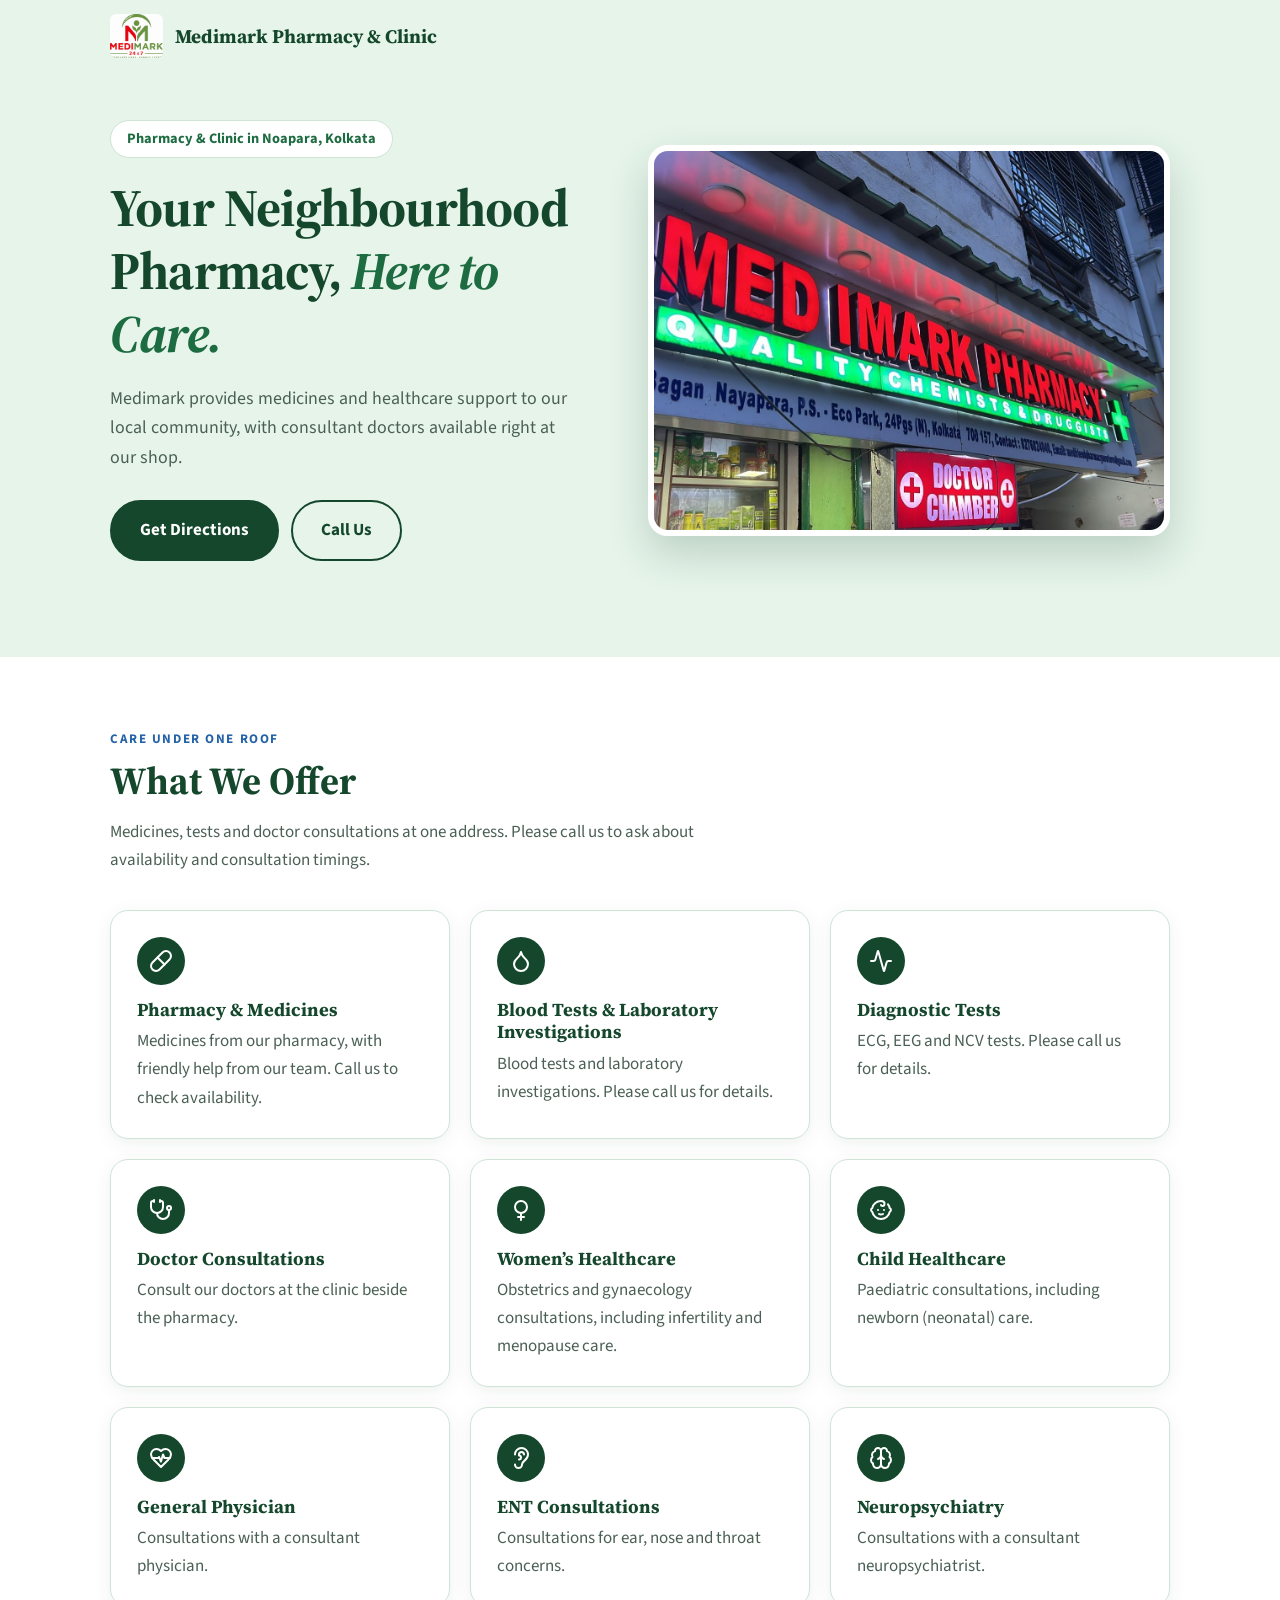
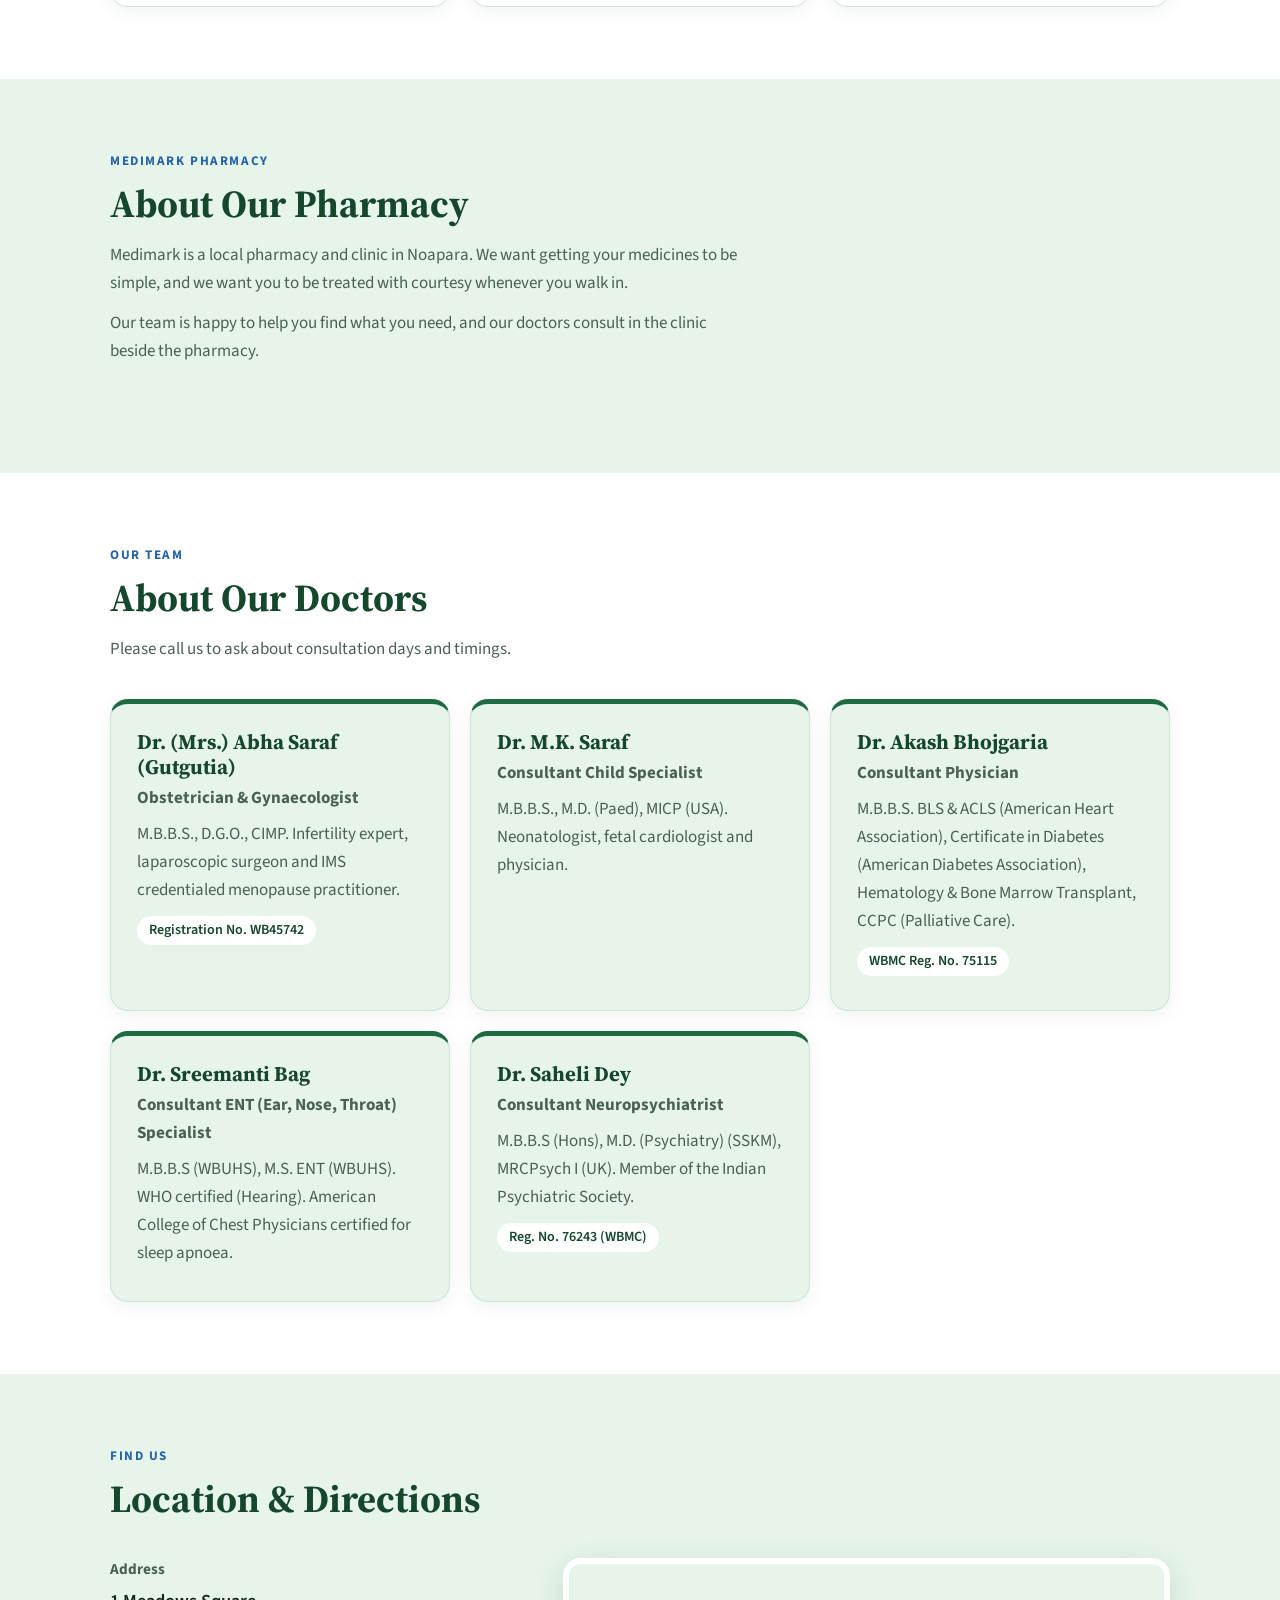
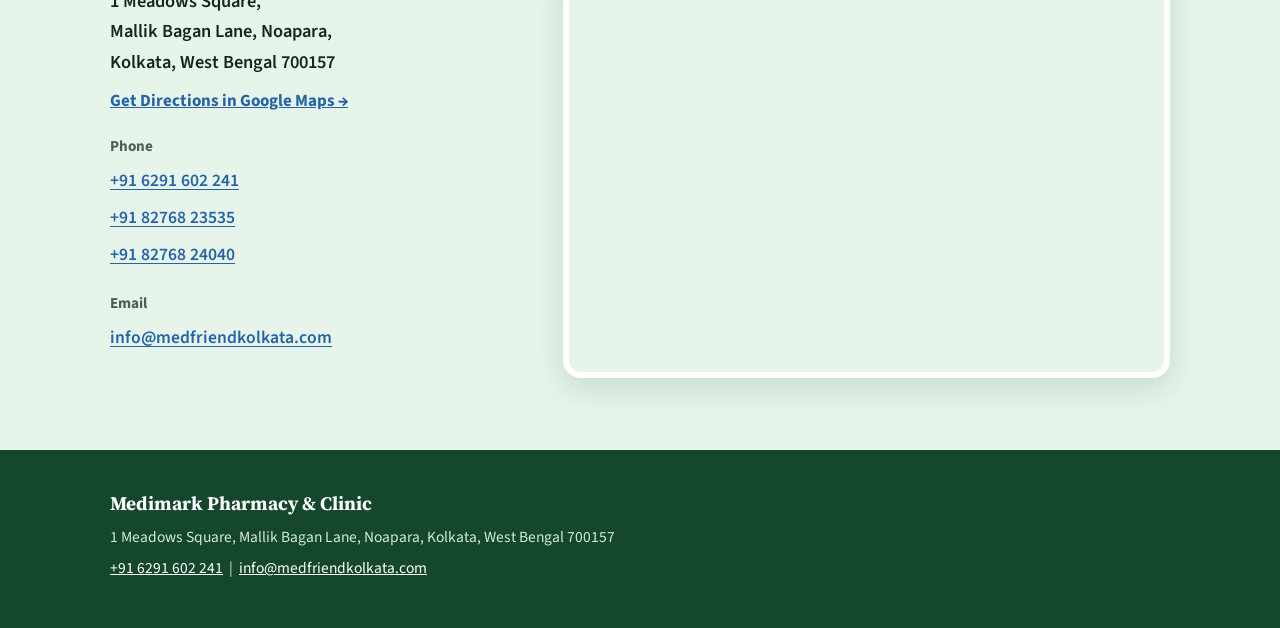
<file: index.html>
<!DOCTYPE html>
<html lang="en">
<head>
<meta charset="utf-8">
<meta name="viewport" content="width=device-width, initial-scale=1">
<title>Medimark Pharmacy &amp; Clinic | Noapara, Kolkata 700157</title>
<meta name="description" content="Medimark Pharmacy &amp; Clinic at Meadows Square, Mallik Bagan Lane, Noapara, Kolkata. Medicines, consultant doctors and friendly healthcare support for our community.">
<meta name="theme-color" content="#e6f4ea">
<meta property="og:type" content="website">
<meta property="og:title" content="Medimark Pharmacy &amp; Clinic, Noapara, Kolkata">
<meta property="og:description" content="Your neighbourhood pharmacy and clinic at Meadows Square, Mallik Bagan Lane, Noapara.">
<meta property="og:locale" content="en_IN">
<link rel="icon" type="image/png" href="favicon.png">
<link rel="preconnect" href="https://fonts.googleapis.com">
<link rel="preconnect" href="https://fonts.gstatic.com" crossorigin>
<link href="https://fonts.googleapis.com/css2?family=Source+Sans+3:wght@400;600;700&amp;family=Source+Serif+4:ital,wght@0,600;0,700;1,600&amp;display=swap" rel="stylesheet">
<link rel="stylesheet" href="style.css">
<script type="application/ld+json">
{"@context":"https://schema.org","@type":"Pharmacy","name":"Medimark Pharmacy & Clinic","telephone":"+91 6291602241","email":"info@medfriendkolkata.com","address":{"@type":"PostalAddress","streetAddress":"1 Meadows Square, Mallik Bagan Lane, Noapara","addressLocality":"Kolkata","addressRegion":"West Bengal","postalCode":"700157","addressCountry":"IN"}}
</script>
</head>
<body>
<header class="top">
  <div class="wrap">
    <a class="brand" href="#home" aria-label="Medimark Pharmacy and Clinic, home">
      <img src="logo.png" alt="Medimark logo" width="52" height="43">
      <span>Medimark Pharmacy &amp; Clinic</span>
    </a>
  </div>
</header>

<main>
  <section class="hero" id="home">
    <div class="wrap hero-grid">
      <div>
        <p class="badge">Pharmacy &amp; Clinic in Noapara, Kolkata</p>
        <h1>Your Neighbourhood Pharmacy, <em>Here to Care.</em></h1>
        <p class="sub">Medimark provides medicines and healthcare support to our local community, with consultant doctors available right at our shop.</p>
        <div class="ctas">
          <a class="btn primary" href="https://www.google.com/maps/dir/?api=1&amp;destination=1+Meadows+Square+Mallik+Bagan+Lane+Noapara+Kolkata+West+Bengal+700157" target="_blank" rel="noopener">Get Directions</a>
          <a class="btn secondary" href="tel:+916291602241">Call Us</a>
        </div>
      </div>
      <figure class="visual">
        <img src="storefront.jpg" alt="Medimark Pharmacy storefront on Mallik Bagan Lane, with the illuminated sign and a Doctor Chamber board" width="1600" height="900" fetchpriority="high">
      </figure>
    </div>
  </section>

  <section class="sec white" id="offer" aria-labelledby="offer-h">
    <div class="wrap">
      <header class="sec-head">
        <p class="eyebrow">Care Under One Roof</p>
        <h2 id="offer-h">What We Offer</h2>
        <p>Medicines, tests and doctor consultations at one address. Please call us to ask about availability and consultation timings.</p>
      </header>
      <div class="grid three">
        <article class="card svc"><span class="ico"><svg viewBox="0 0 24 24" aria-hidden="true" focusable="false"><path d="m10.5 20.5 10-10a4.95 4.95 0 1 0-7-7l-10 10a4.95 4.95 0 1 0 7 7Z"/><path d="m8.5 8.5 7 7"/></svg></span><h3>Pharmacy &amp; Medicines</h3><p>Medicines from our pharmacy, with friendly help from our team. Call us to check availability.</p></article>
        <article class="card svc"><span class="ico"><svg viewBox="0 0 24 24" aria-hidden="true" focusable="false"><path d="M12 22a7 7 0 0 0 7-7c0-2-1-3.9-3-5.5s-3.5-4-4-6.5c-.5 2.5-2 4.9-4 6.5C6 11.1 5 13 5 15a7 7 0 0 0 7 7z"/></svg></span><h3>Blood Tests &amp; Laboratory Investigations</h3><p>Blood tests and laboratory investigations. Please call us for details.</p></article>
        <article class="card svc"><span class="ico"><svg viewBox="0 0 24 24" aria-hidden="true" focusable="false"><path d="M22 12h-2.48a2 2 0 0 0-1.93 1.46l-2.35 8.36a.25.25 0 0 1-.48 0L9.24 2.18a.25.25 0 0 0-.48 0l-2.35 8.36A2 2 0 0 1 4.49 12H2"/></svg></span><h3>Diagnostic Tests</h3><p>ECG, EEG and NCV tests. Please call us for details.</p></article>
        <article class="card svc"><span class="ico"><svg viewBox="0 0 24 24" aria-hidden="true" focusable="false"><path d="M11 2v2"/><path d="M5 2v2"/><path d="M5 3H4a2 2 0 0 0-2 2v4a6 6 0 0 0 12 0V5a2 2 0 0 0-2-2h-1"/><path d="M8 15a6 6 0 0 0 12 0v-3"/><circle cx="20" cy="10" r="2"/></svg></span><h3>Doctor Consultations</h3><p>Consult our doctors at the clinic beside the pharmacy.</p></article>
        <article class="card svc"><span class="ico"><svg viewBox="0 0 24 24" aria-hidden="true" focusable="false"><circle cx="12" cy="9" r="6"/><path d="M12 15v7"/><path d="M9 19h6"/></svg></span><h3>Women&rsquo;s Healthcare</h3><p>Obstetrics and gynaecology consultations, including infertility and menopause care.</p></article>
        <article class="card svc"><span class="ico"><svg viewBox="0 0 24 24" aria-hidden="true" focusable="false"><path d="M9 12h.01"/><path d="M15 12h.01"/><path d="M10 16c.5.3 1.2.5 2 .5s1.5-.2 2-.5"/><path d="M19 6.3a9 9 0 0 1 1.8 3.9 2 2 0 0 1 0 3.6 9 9 0 0 1-17.6 0 2 2 0 0 1 0-3.6A9 9 0 0 1 12 3c2 0 3.5 1.1 3.5 2.5s-.9 2.5-2 2.5c-.8 0-1.5-.4-1.5-1"/></svg></span><h3>Child Healthcare</h3><p>Paediatric consultations, including newborn (neonatal) care.</p></article>
        <article class="card svc"><span class="ico"><svg viewBox="0 0 24 24" aria-hidden="true" focusable="false"><path d="M19 14c1.49-1.46 3-3.21 3-5.5A5.5 5.5 0 0 0 16.5 3c-1.76 0-3 .5-4.5 2-1.5-1.5-2.74-2-4.5-2A5.5 5.5 0 0 0 2 8.5c0 2.3 1.5 4.05 3 5.5l7 7Z"/><path d="M3.22 12H9.5l.5-1 2 4.5 2-7 1.5 3.5h5.27"/></svg></span><h3>General Physician</h3><p>Consultations with a consultant physician.</p></article>
        <article class="card svc"><span class="ico"><svg viewBox="0 0 24 24" aria-hidden="true" focusable="false"><path d="M6 8.5a6.5 6.5 0 1 1 13 0c0 6-6 6-6 10a3.5 3.5 0 1 1-7 0"/><path d="M15 8.5a2.5 2.5 0 0 0-5 0v1a2 2 0 1 1 0 4"/></svg></span><h3>ENT Consultations</h3><p>Consultations for ear, nose and throat concerns.</p></article>
        <article class="card svc"><span class="ico"><svg viewBox="0 0 24 24" aria-hidden="true" focusable="false"><path d="M12 5a3 3 0 1 0-5.997.125 4 4 0 0 0-2.526 5.77 4 4 0 0 0 .556 6.588A4 4 0 1 0 12 18Z"/><path d="M12 5a3 3 0 1 1 5.997.125 4 4 0 0 1 2.526 5.77 4 4 0 0 1-.556 6.588A4 4 0 1 1 12 18Z"/><path d="M15 13a4.5 4.5 0 0 1-3-4 4.5 4.5 0 0 1-3 4"/></svg></span><h3>Neuropsychiatry</h3><p>Consultations with a consultant neuropsychiatrist.</p></article>
      </div>
    </div>
  </section>

  <section class="sec" id="about" aria-labelledby="about-h">
    <div class="wrap">
      <header class="sec-head">
        <p class="eyebrow">Medimark Pharmacy</p>
        <h2 id="about-h">About Our Pharmacy</h2>
        <p>Medimark is a local pharmacy and clinic in Noapara. We want getting your medicines to be simple, and we want you to be treated with courtesy whenever you walk in.</p>
        <p>Our team is happy to help you find what you need, and our doctors consult in the clinic beside the pharmacy.</p>
      </header>
    </div>
  </section>

  <section class="sec white" id="doctors" aria-labelledby="doctors-h">
    <div class="wrap">
      <header class="sec-head">
        <p class="eyebrow">Our Team</p>
        <h2 id="doctors-h">About Our Doctors</h2>
        <p>Please call us to ask about consultation days and timings.</p>
      </header>
      <div class="grid three">
        <article class="card doc">
          <h3>Dr. (Mrs.) Abha Saraf (Gutgutia)</h3>
          <p class="spec">Obstetrician &amp; Gynaecologist</p>
          <p>M.B.B.S., D.G.O., CIMP. Infertility expert, laparoscopic surgeon and IMS credentialed menopause practitioner.</p>
          <p class="reg">Registration No. WB45742</p>
        </article>
        <article class="card doc">
          <h3>Dr. M.K. Saraf</h3>
          <p class="spec">Consultant Child Specialist</p>
          <p>M.B.B.S., M.D. (Paed), MICP (USA). Neonatologist, fetal cardiologist and physician.</p>
        </article>
        <article class="card doc">
          <h3>Dr. Akash Bhojgaria</h3>
          <p class="spec">Consultant Physician</p>
          <p>M.B.B.S. BLS &amp; ACLS (American Heart Association), Certificate in Diabetes (American Diabetes Association), Hematology &amp; Bone Marrow Transplant, CCPC (Palliative Care).</p>
          <p class="reg">WBMC Reg. No. 75115</p>
        </article>
        <article class="card doc">
          <h3>Dr. Sreemanti Bag</h3>
          <p class="spec">Consultant ENT (Ear, Nose, Throat) Specialist</p>
          <p>M.B.B.S (WBUHS), M.S. ENT (WBUHS). WHO certified (Hearing). American College of Chest Physicians certified for sleep apnoea.</p>
        </article>
        <article class="card doc">
          <h3>Dr. Saheli Dey</h3>
          <p class="spec">Consultant Neuropsychiatrist</p>
          <p>M.B.B.S (Hons), M.D. (Psychiatry) (SSKM), MRCPsych I (UK). Member of the Indian Psychiatric Society.</p>
          <p class="reg">Reg. No. 76243 (WBMC)</p>
        </article>
      </div>
    </div>
  </section>

  <section class="sec" id="location" aria-labelledby="loc-h">
    <div class="wrap">
      <header class="sec-head">
        <p class="eyebrow">Find Us</p>
        <h2 id="loc-h">Location &amp; Directions</h2>
      </header>
      <div class="loc">
        <div class="details">
          <h3>Address</h3>
          <address>1 Meadows Square,<br>Mallik Bagan Lane, Noapara,<br>Kolkata, West Bengal 700157</address>
          <p class="dirlink"><a href="https://www.google.com/maps/dir/?api=1&amp;destination=1+Meadows+Square+Mallik+Bagan+Lane+Noapara+Kolkata+West+Bengal+700157" target="_blank" rel="noopener">Get Directions in Google Maps &rarr;</a></p>
          <h3>Phone</h3>
          <p class="links"><a href="tel:+916291602241">+91 6291 602 241</a><a href="tel:+918276823535">+91 82768 23535</a><a href="tel:+918276824040">+91 82768 24040</a></p>
          <h3>Email</h3>
          <p class="links"><a href="mailto:info@medfriendkolkata.com">info@medfriendkolkata.com</a></p>
        </div>
        <div class="map">
          <iframe title="Map showing Medimark Pharmacy &amp; Clinic, Meadows Square, Noapara, Kolkata" src="https://www.google.com/maps?q=1+Meadows+Square,+Mallik+Bagan+Lane,+Noapara,+Kolkata,+West+Bengal+700157&amp;z=17&amp;output=embed" loading="lazy" referrerpolicy="no-referrer-when-downgrade" allowfullscreen></iframe>
        </div>
      </div>
    </div>
  </section>
</main>

<footer class="foot">
  <div class="wrap">
    <strong>Medimark Pharmacy &amp; Clinic</strong>
    <p>1 Meadows Square, Mallik Bagan Lane, Noapara, Kolkata, West Bengal 700157</p>
    <p><a href="tel:+916291602241">+91 6291 602 241</a> &nbsp;|&nbsp; <a href="mailto:info@medfriendkolkata.com">info@medfriendkolkata.com</a></p>
  </div>
</footer>
</body>
</html>
</file>
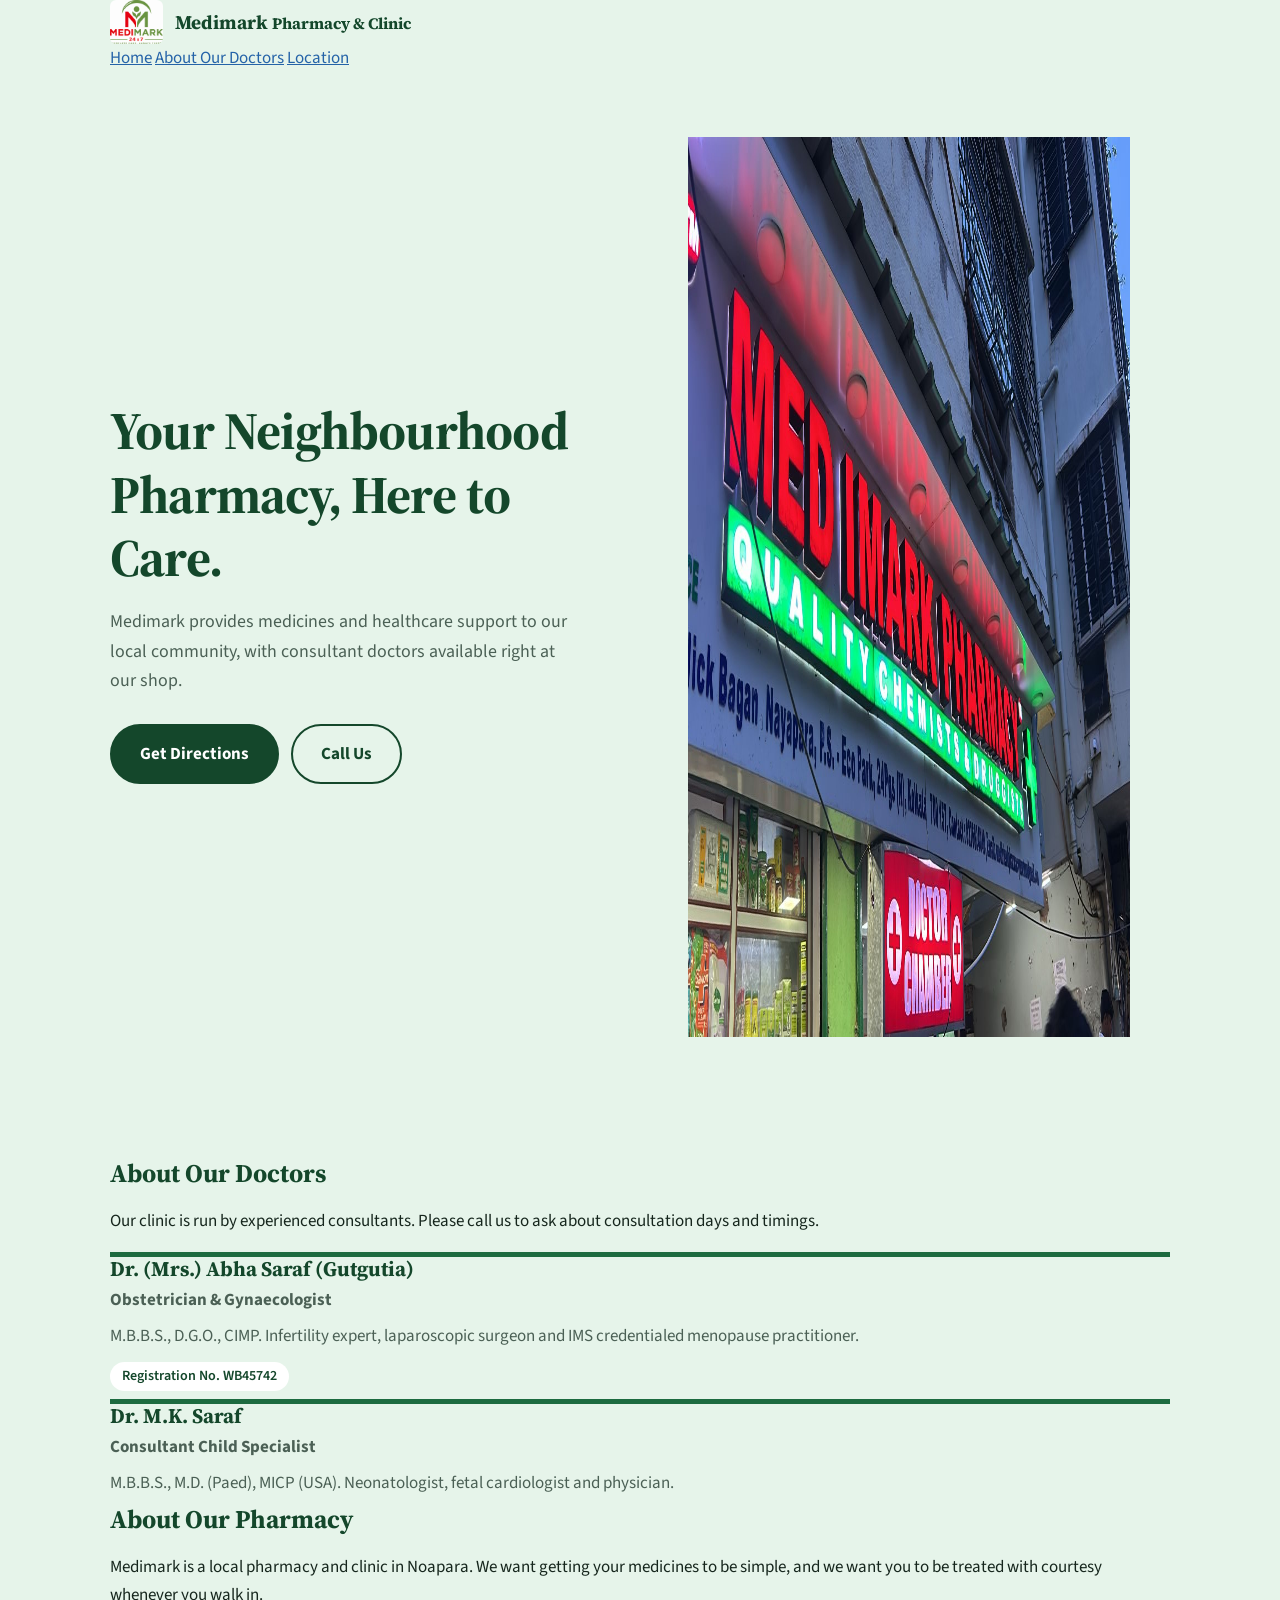
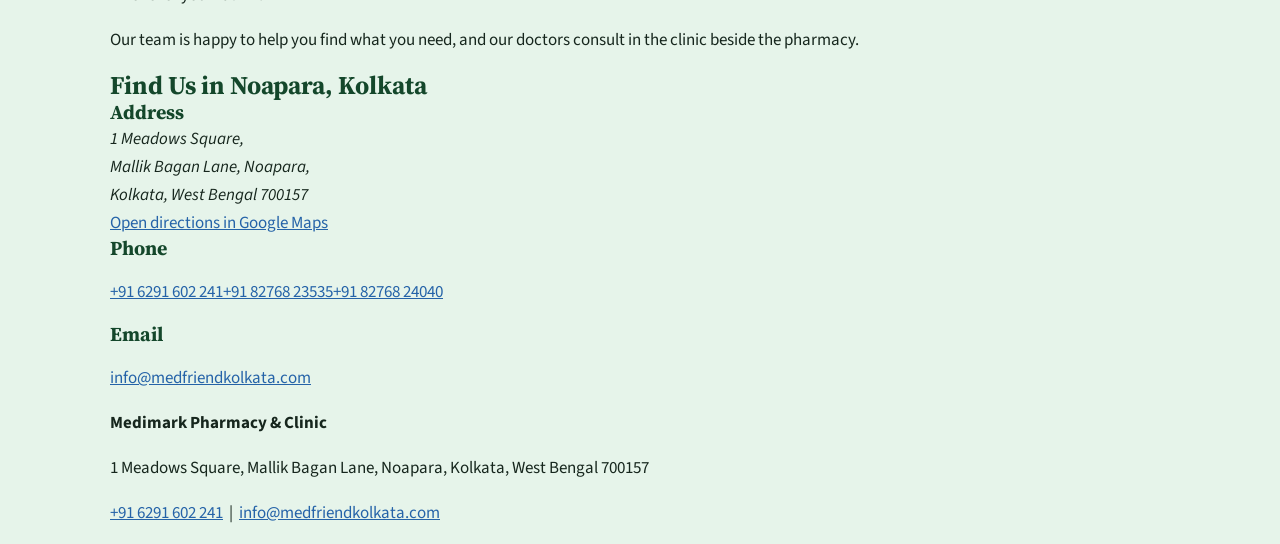
<file: index (7).html>
<!DOCTYPE html>
<html lang="en">
<head>
<meta charset="utf-8">
<meta name="viewport" content="width=device-width, initial-scale=1">
<title>Medimark Pharmacy &amp; Clinic | Noapara, Kolkata 700157</title>
<meta name="description" content="Medimark Pharmacy &amp; Clinic at Meadows Square, Mallik Bagan Lane, Noapara, Kolkata. Medicines, consultant doctors and friendly healthcare support for our community.">
<meta name="theme-color" content="#e6f4ea">
<meta property="og:type" content="website">
<meta property="og:title" content="Medimark Pharmacy &amp; Clinic, Noapara, Kolkata">
<meta property="og:description" content="Your neighbourhood pharmacy and clinic at Meadows Square, Mallik Bagan Lane, Noapara.">
<meta property="og:locale" content="en_IN">
<link rel="icon" type="image/png" href="favicon.png">
<link rel="preconnect" href="https://fonts.googleapis.com">
<link rel="preconnect" href="https://fonts.gstatic.com" crossorigin>
<link href="https://fonts.googleapis.com/css2?family=Source+Sans+3:wght@400;600;700&amp;family=Source+Serif+4:wght@600;700&amp;display=swap" rel="stylesheet">
<link rel="stylesheet" href="style.css">
<script type="application/ld+json">
{"@context":"https://schema.org","@type":"Pharmacy","name":"Medimark Pharmacy & Clinic","telephone":"+91 6291602241","email":"info@medfriendkolkata.com","address":{"@type":"PostalAddress","streetAddress":"1 Meadows Square, Mallik Bagan Lane, Noapara","addressLocality":"Kolkata","addressRegion":"West Bengal","postalCode":"700157","addressCountry":"IN"}}
</script>
</head>
<body>
<header class="site-header">
  <div class="wrap bar">
    <a class="brand" href="#home" aria-label="Medimark Pharmacy and Clinic, home">
      <img src="logo.png" alt="Medimark logo" width="56" height="46">
      <span>Medimark <small>Pharmacy &amp; Clinic</small></span>
    </a>
    <nav aria-label="Main">
      <a href="#home">Home</a>
      <a href="#doctors">About Our Doctors</a>
      <a href="#location">Location</a>
    </nav>
  </div>
</header>

<main>
  <section class="hero" id="home">
    <div class="wrap hero-grid">
      <div>
        <h1>Your Neighbourhood Pharmacy, Here to Care.</h1>
        <p class="sub">Medimark provides medicines and healthcare support to our local community, with consultant doctors available right at our shop.</p>
        <div class="ctas">
          <a class="btn primary" href="https://www.google.com/maps/dir/?api=1&amp;destination=Medimark+Pharmacy+Meadows+Square+Mallik+Bagan+Lane+Noapara+Kolkata+700157" target="_blank" rel="noopener">Get Directions</a>
          <a class="btn secondary" href="tel:+916291602241">Call Us</a>
        </div>
      </div>
      <figure class="hero-photo">
        <img src="storefront.jpg" alt="Medimark Pharmacy storefront on Mallik Bagan Lane, with the illuminated sign and a Doctor Chamber board" width="1600" height="900" fetchpriority="high">
      </figure>
    </div>
  </section>

  <section class="doctors" id="doctors" aria-labelledby="doctors-h">
    <div class="wrap">
      <h2 id="doctors-h">About Our Doctors</h2>
      <p class="lead">Our clinic is run by experienced consultants. Please call us to ask about consultation days and timings.</p>
      <div class="doc-grid">
        <article class="doc">
          <h3>Dr. (Mrs.) Abha Saraf (Gutgutia)</h3>
          <p class="spec">Obstetrician &amp; Gynaecologist</p>
          <p>M.B.B.S., D.G.O., CIMP. Infertility expert, laparoscopic surgeon and IMS credentialed menopause practitioner.</p>
          <p class="reg">Registration No. WB45742</p>
        </article>
        <article class="doc">
          <h3>Dr. M.K. Saraf</h3>
          <p class="spec">Consultant Child Specialist</p>
          <p>M.B.B.S., M.D. (Paed), MICP (USA). Neonatologist, fetal cardiologist and physician.</p>
        </article>
      </div>
    </div>
  </section>

  <section class="about" id="about" aria-labelledby="about-h">
    <div class="wrap about-grid">
      <h2 id="about-h">About Our Pharmacy</h2>
      <div>
        <p>Medimark is a local pharmacy and clinic in Noapara. We want getting your medicines to be simple, and we want you to be treated with courtesy whenever you walk in.</p>
        <p>Our team is happy to help you find what you need, and our doctors consult in the clinic beside the pharmacy.</p>
      </div>
    </div>
  </section>

  <section class="location" id="location" aria-labelledby="loc-h">
    <div class="wrap">
      <h2 id="loc-h">Find Us in Noapara, Kolkata</h2>
      <div class="loc-grid">
        <div>
          <h3>Address</h3>
          <address>1 Meadows Square,<br>Mallik Bagan Lane, Noapara,<br>Kolkata, West Bengal 700157</address>
          <a class="maplink" href="https://www.google.com/maps/dir/?api=1&amp;destination=Medimark+Pharmacy+Meadows+Square+Mallik+Bagan+Lane+Noapara+Kolkata+700157" target="_blank" rel="noopener">Open directions in Google Maps</a>
        </div>
        <div>
          <h3>Phone</h3>
          <p class="contact"><a href="tel:+916291602241">+91 6291 602 241</a><a href="tel:+918276823535">+91 82768 23535</a><a href="tel:+918276824040">+91 82768 24040</a></p>
        </div>
        <div>
          <h3>Email</h3>
          <p class="contact"><a href="mailto:info@medfriendkolkata.com">info@medfriendkolkata.com</a></p>
        </div>
      </div>
    </div>
  </section>
</main>

<footer class="site-footer">
  <div class="wrap">
    <strong>Medimark Pharmacy &amp; Clinic</strong>
    <p>1 Meadows Square, Mallik Bagan Lane, Noapara, Kolkata, West Bengal 700157</p>
    <p><a href="tel:+916291602241">+91 6291 602 241</a> &nbsp;|&nbsp; <a href="mailto:info@medfriendkolkata.com">info@medfriendkolkata.com</a></p>
  </div>
</footer>
</body>
</html>
</file>
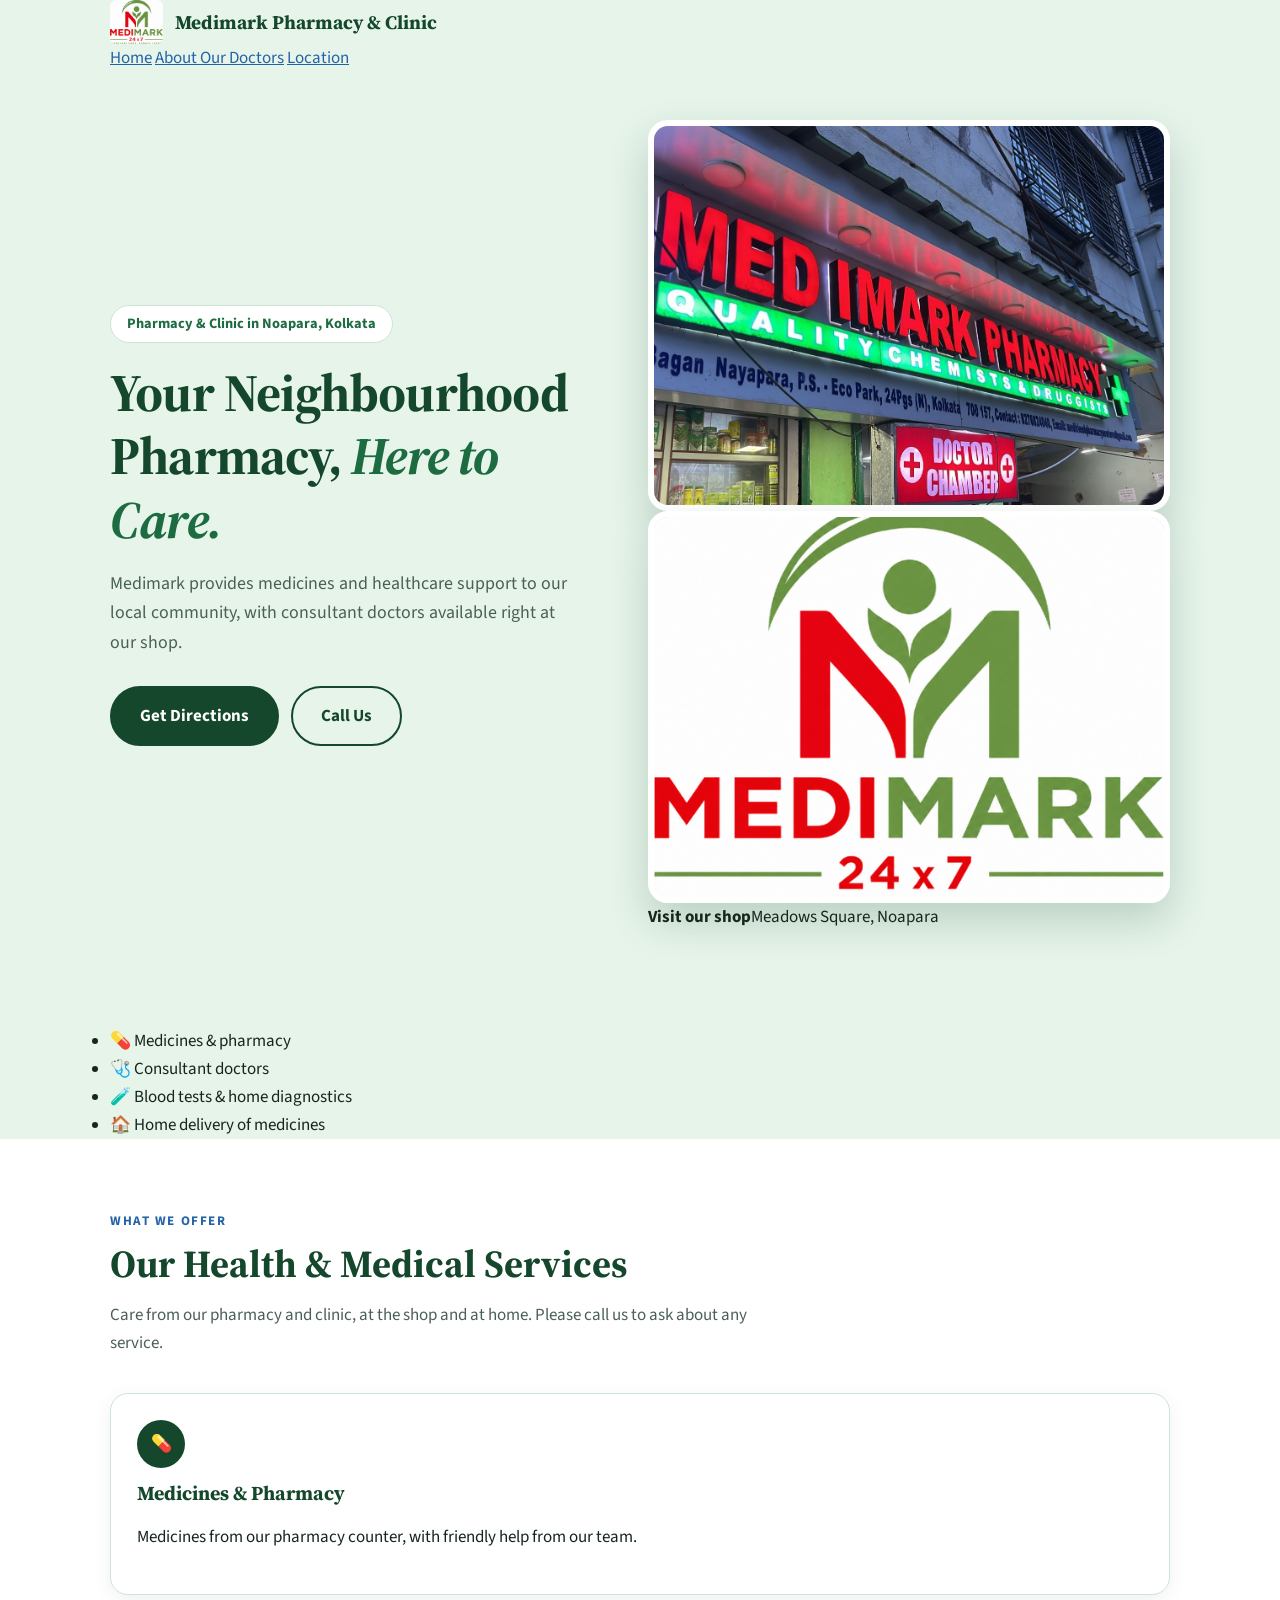
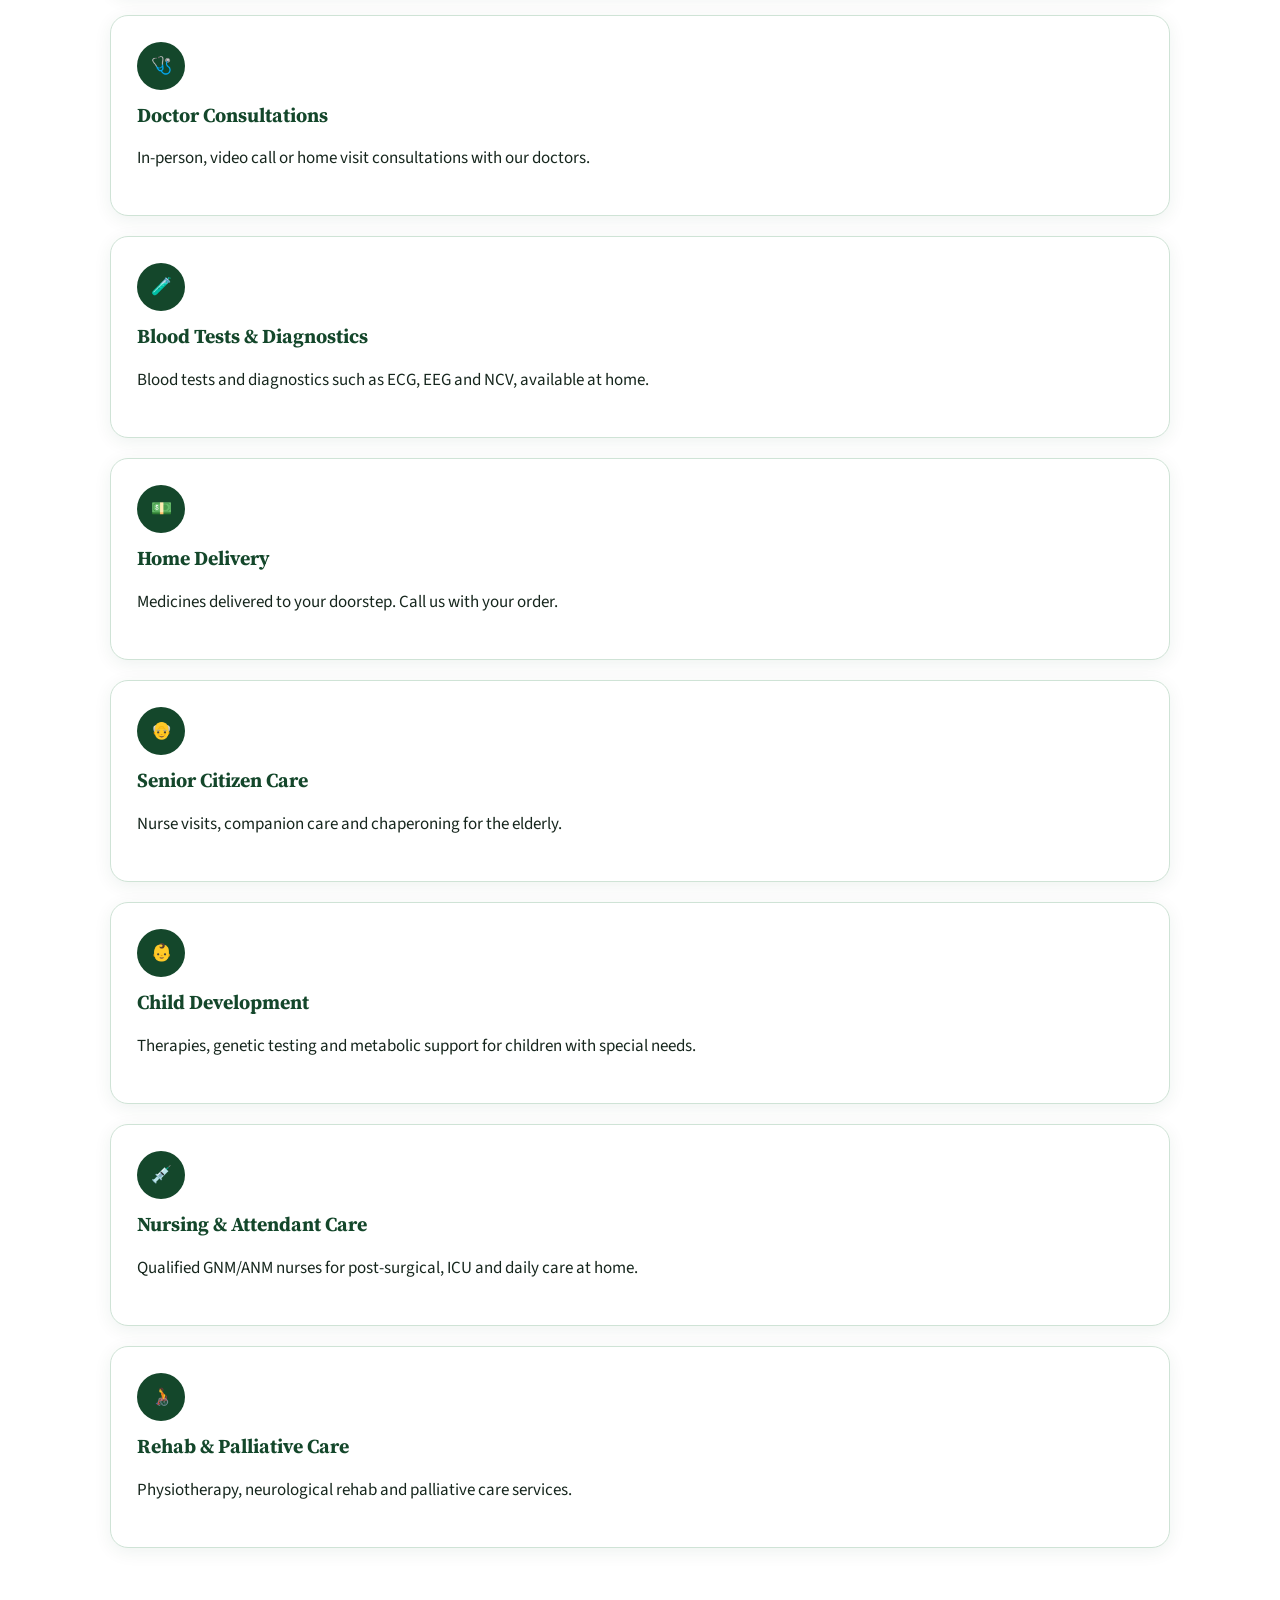
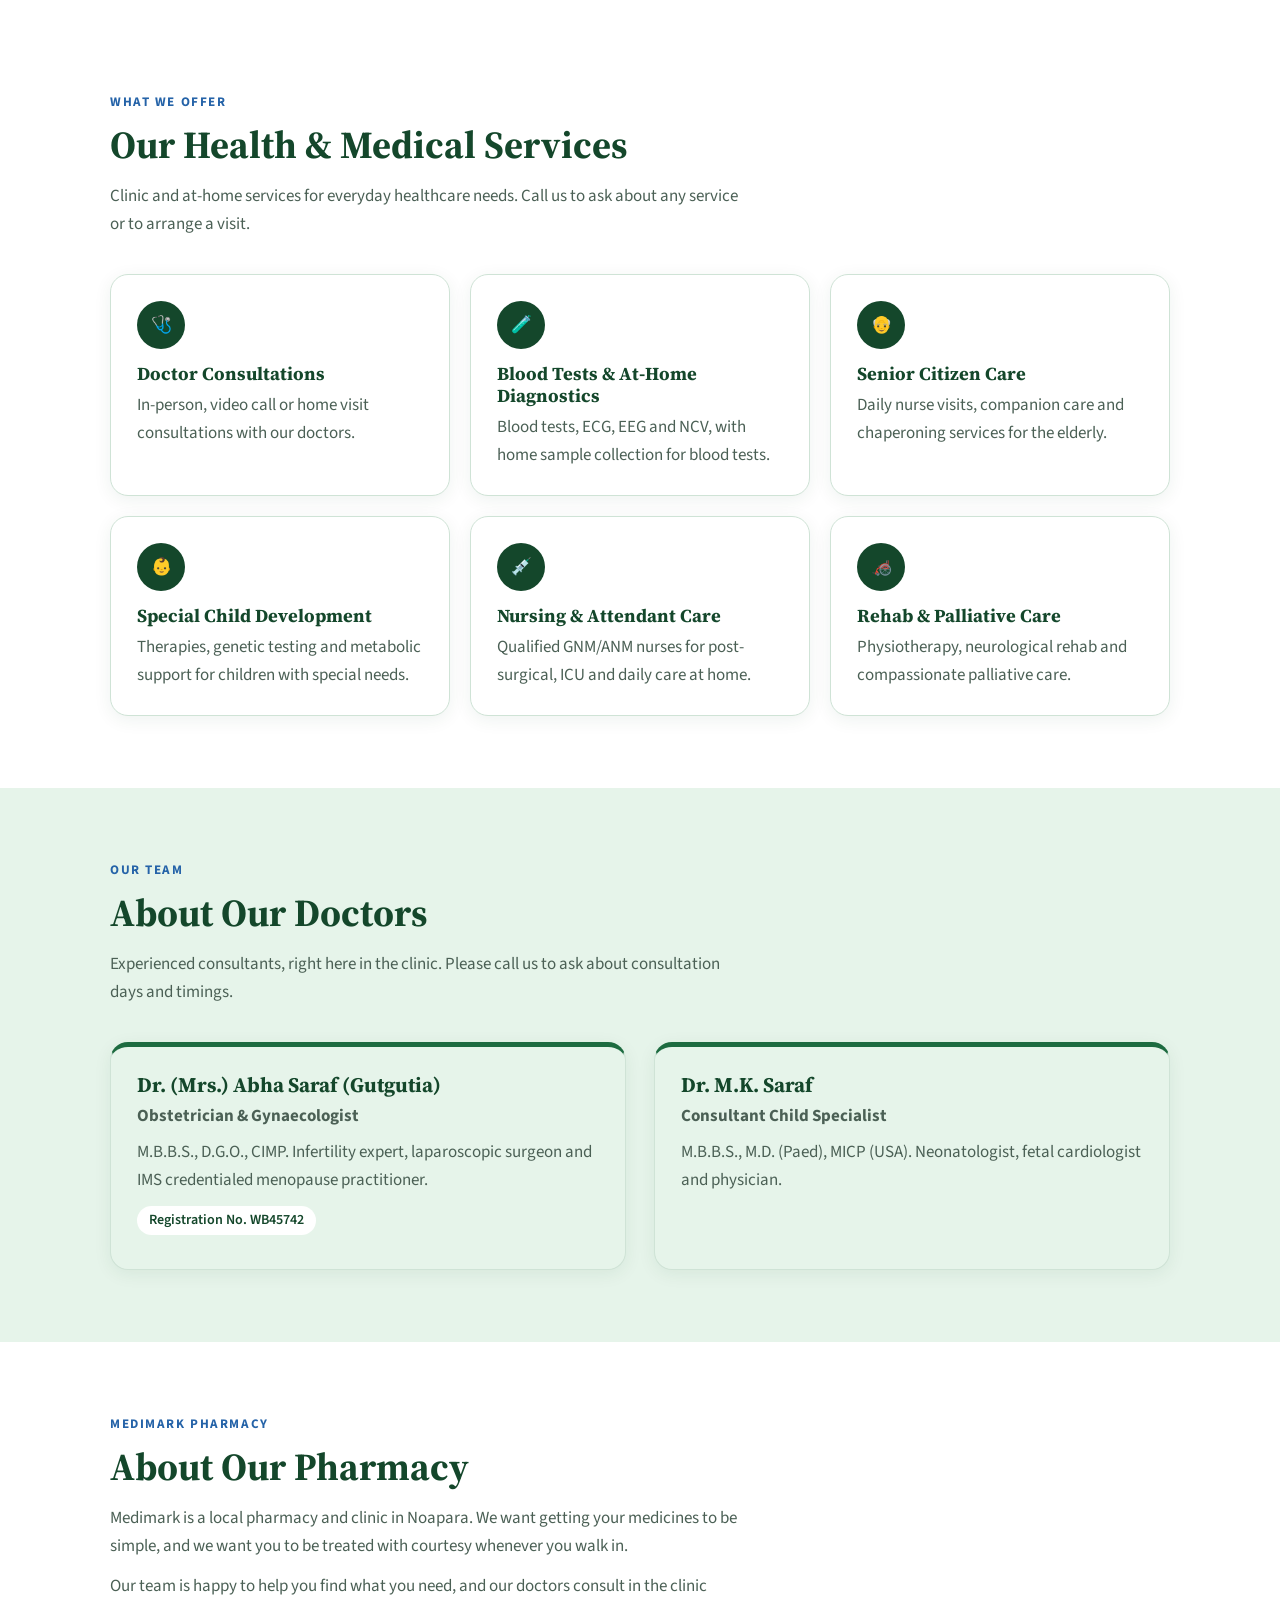
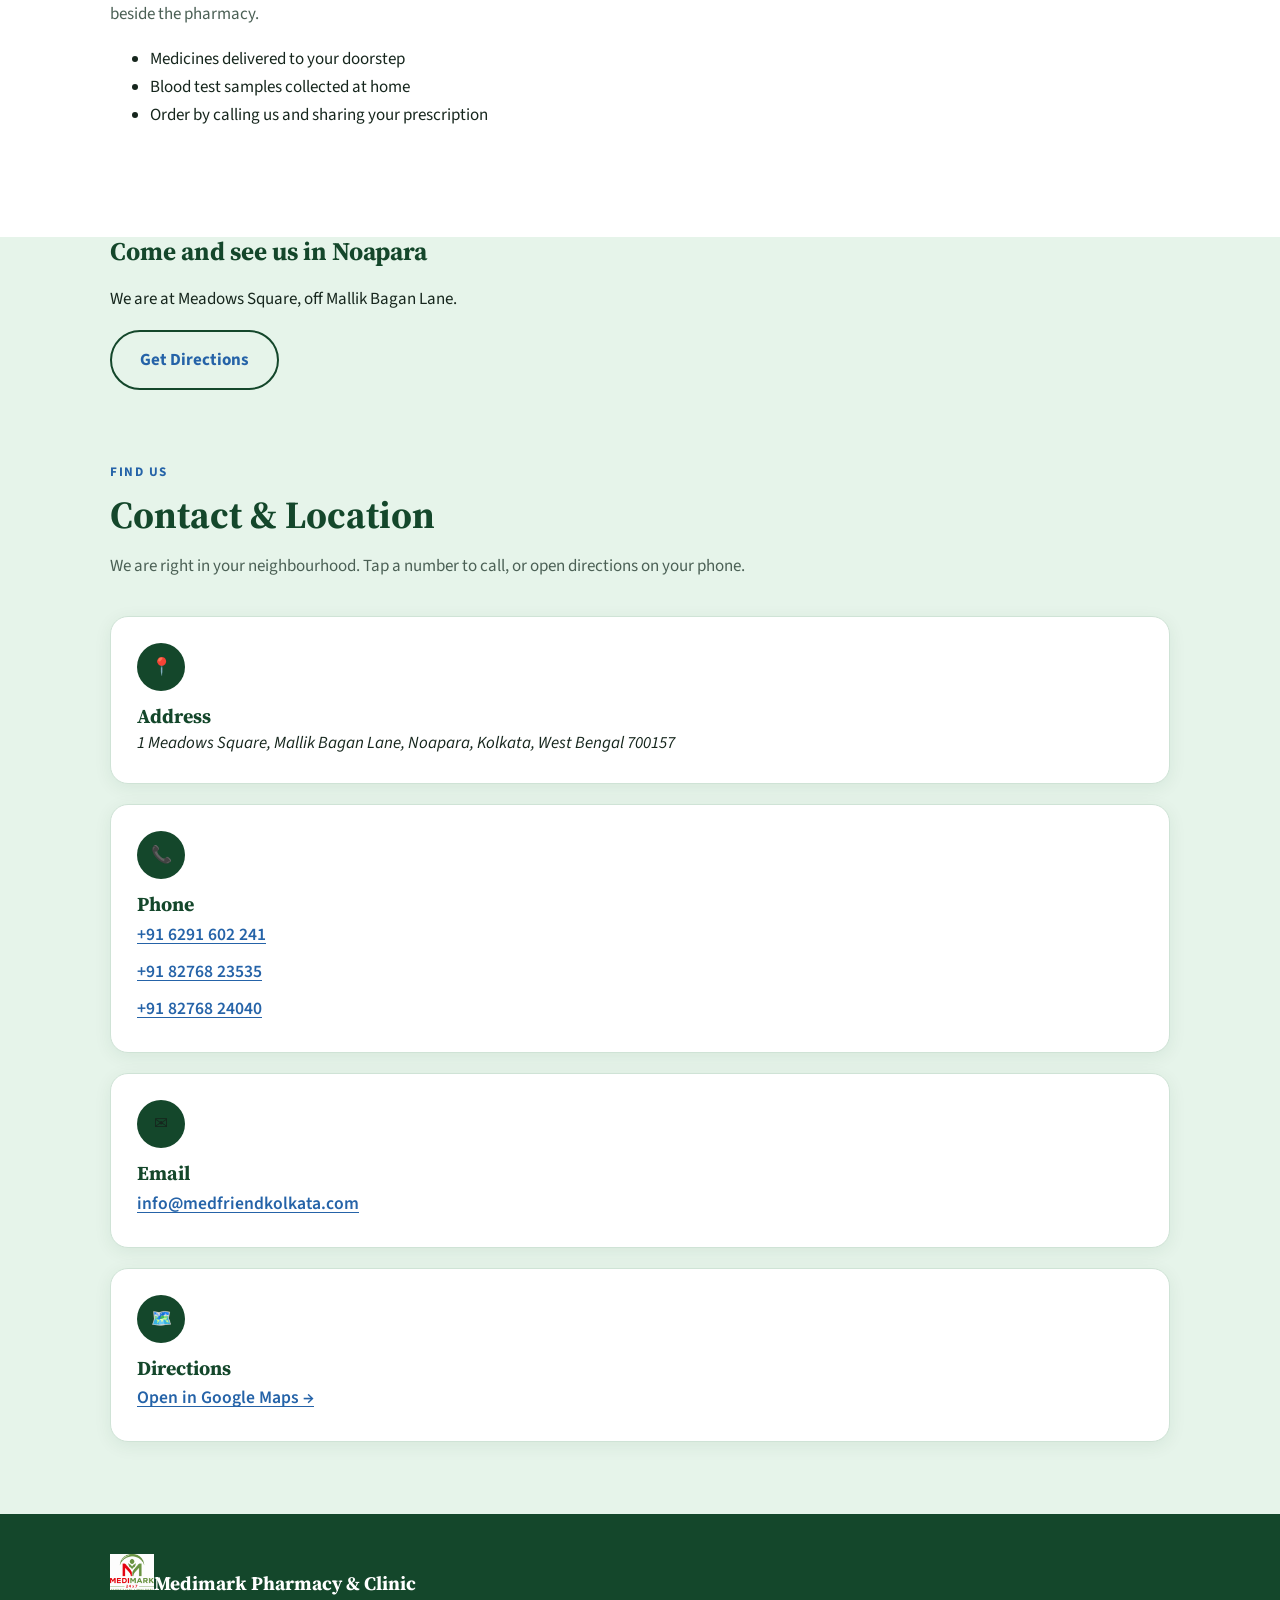
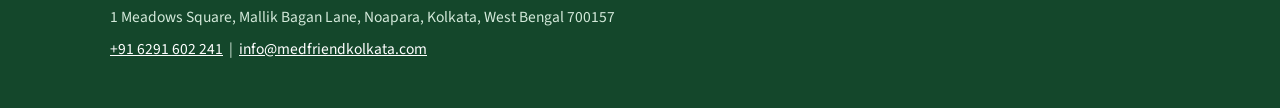
<file: index (8).html>
<!DOCTYPE html>
<html lang="en">
<head>
<meta charset="utf-8">
<meta name="viewport" content="width=device-width, initial-scale=1">
<title>Medimark Pharmacy &amp; Clinic | Noapara, Kolkata 700157</title>
<meta name="description" content="Medimark Pharmacy &amp; Clinic at Meadows Square, Mallik Bagan Lane, Noapara, Kolkata. Medicines, blood tests, home care, consultant doctors and friendly healthcare support for our community.">
<meta name="theme-color" content="#e6f4ea">
<meta property="og:type" content="website">
<meta property="og:title" content="Medimark Pharmacy &amp; Clinic, Noapara, Kolkata">
<meta property="og:description" content="Your neighbourhood pharmacy and clinic at Meadows Square, Mallik Bagan Lane, Noapara.">
<meta property="og:locale" content="en_IN">
<link rel="icon" type="image/png" href="favicon.png">
<link rel="preconnect" href="https://fonts.googleapis.com">
<link rel="preconnect" href="https://fonts.gstatic.com" crossorigin>
<link href="https://fonts.googleapis.com/css2?family=Source+Sans+3:wght@400;600;700&amp;family=Source+Serif+4:ital,wght@0,600;0,700;1,600&amp;display=swap" rel="stylesheet">
<link rel="stylesheet" href="style.css">
<script type="application/ld+json">
{"@context":"https://schema.org","@type":"Pharmacy","name":"Medimark Pharmacy & Clinic","telephone":"+91 6291602241","email":"info@medfriendkolkata.com","address":{"@type":"PostalAddress","streetAddress":"1 Meadows Square, Mallik Bagan Lane, Noapara","addressLocality":"Kolkata","addressRegion":"West Bengal","postalCode":"700157","addressCountry":"IN"}}
</script>
</head>
<body>
<header class="nav">
  <div class="wrap nav-in">
    <a class="brand" href="#home" aria-label="Medimark Pharmacy and Clinic, home">
      <img src="logo.png" alt="Medimark logo" width="52" height="43">
      <span>Medimark Pharmacy &amp; Clinic</span>
    </a>
    <nav aria-label="Main">
      <a href="#home">Home</a>
      <a href="#doctors">About Our Doctors</a>
      <a href="#location">Location</a>
    </nav>
  </div>
</header>

<main>
  <section class="hero" id="home">
    <div class="wrap hero-grid">
      <div>
        <p class="badge">Pharmacy &amp; Clinic in Noapara, Kolkata</p>
        <h1>Your Neighbourhood Pharmacy, <em>Here to Care.</em></h1>
        <p class="sub">Medimark provides medicines and healthcare support to our local community, with consultant doctors available right at our shop.</p>
        <div class="ctas">
          <a class="btn primary" href="https://www.google.com/maps/dir/?api=1&amp;destination=Medimark+Pharmacy+Meadows+Square+Mallik+Bagan+Lane+Noapara+Kolkata+700157" target="_blank" rel="noopener">Get Directions</a>
          <a class="btn secondary" href="tel:+916291602241">Call Us</a>
        </div>
      </div>
      <figure class="visual">
        <img src="storefront.jpg" alt="Medimark Pharmacy storefront on Mallik Bagan Lane, with the illuminated sign and a Doctor Chamber board" width="1600" height="900" fetchpriority="high">
        <figcaption class="chip"><img src="logo.png" alt="" width="40" height="33"><span><strong>Visit our shop</strong>Meadows Square, Noapara</span></figcaption>
      </figure>
    </div>
  </section>

  <div class="strip">
    <ul class="wrap">
      <li>&#128138; Medicines &amp; pharmacy</li>
      <li>&#129658; Consultant doctors</li>
      <li>&#129514; Blood tests &amp; home diagnostics</li>
      <li>&#127968; Home delivery of medicines</li>
    </ul>
  </div>

  <section class="sec white" id="services" aria-labelledby="svc-h">
    <div class="wrap">
      <header class="sec-head">
        <p class="eyebrow">What We Offer</p>
        <h2 id="svc-h">Our Health &amp; Medical Services</h2>
        <p>Care from our pharmacy and clinic, at the shop and at home. Please call us to ask about any service.</p>
      </header>
      <div class="grid four">
        <div class="card info"><span class="ico" aria-hidden="true">&#128138;</span><h3>Medicines &amp; Pharmacy</h3><p>Medicines from our pharmacy counter, with friendly help from our team.</p></div>
        <div class="card info"><span class="ico" aria-hidden="true">&#129658;</span><h3>Doctor Consultations</h3><p>In-person, video call or home visit consultations with our doctors.</p></div>
        <div class="card info"><span class="ico" aria-hidden="true">&#129514;</span><h3>Blood Tests &amp; Diagnostics</h3><p>Blood tests and diagnostics such as ECG, EEG and NCV, available at home.</p></div>
        <div class="card info"><span class="ico" aria-hidden="true">&#128181;</span><h3>Home Delivery</h3><p>Medicines delivered to your doorstep. Call us with your order.</p></div>
        <div class="card info"><span class="ico" aria-hidden="true">&#128116;</span><h3>Senior Citizen Care</h3><p>Nurse visits, companion care and chaperoning for the elderly.</p></div>
        <div class="card info"><span class="ico" aria-hidden="true">&#128118;</span><h3>Child Development</h3><p>Therapies, genetic testing and metabolic support for children with special needs.</p></div>
        <div class="card info"><span class="ico" aria-hidden="true">&#128137;</span><h3>Nursing &amp; Attendant Care</h3><p>Qualified GNM/ANM nurses for post-surgical, ICU and daily care at home.</p></div>
        <div class="card info"><span class="ico" aria-hidden="true">&#129489;&#8205;&#129469;</span><h3>Rehab &amp; Palliative Care</h3><p>Physiotherapy, neurological rehab and palliative care services.</p></div>
      </div>
    </div>
  </section>

  <section class="sec white" id="services" aria-labelledby="services-h">
    <div class="wrap">
      <header class="sec-head">
        <p class="eyebrow">What We Offer</p>
        <h2 id="services-h">Our Health &amp; Medical Services</h2>
        <p>Clinic and at-home services for everyday healthcare needs. Call us to ask about any service or to arrange a visit.</p>
      </header>
      <div class="grid three">
        <article class="card svc"><span class="ico" aria-hidden="true">&#129658;</span><h3>Doctor Consultations</h3><p>In-person, video call or home visit consultations with our doctors.</p></article>
        <article class="card svc"><span class="ico" aria-hidden="true">&#129514;</span><h3>Blood Tests &amp; At-Home Diagnostics</h3><p>Blood tests, ECG, EEG and NCV, with home sample collection for blood tests.</p></article>
        <article class="card svc"><span class="ico" aria-hidden="true">&#128116;</span><h3>Senior Citizen Care</h3><p>Daily nurse visits, companion care and chaperoning services for the elderly.</p></article>
        <article class="card svc"><span class="ico" aria-hidden="true">&#128118;</span><h3>Special Child Development</h3><p>Therapies, genetic testing and metabolic support for children with special needs.</p></article>
        <article class="card svc"><span class="ico" aria-hidden="true">&#128137;</span><h3>Nursing &amp; Attendant Care</h3><p>Qualified GNM/ANM nurses for post-surgical, ICU and daily care at home.</p></article>
        <article class="card svc"><span class="ico" aria-hidden="true">&#129469;</span><h3>Rehab &amp; Palliative Care</h3><p>Physiotherapy, neurological rehab and compassionate palliative care.</p></article>
      </div>
    </div>
  </section>

  <section class="sec" id="doctors" aria-labelledby="doctors-h">
    <div class="wrap">
      <header class="sec-head">
        <p class="eyebrow">Our Team</p>
        <h2 id="doctors-h">About Our Doctors</h2>
        <p>Experienced consultants, right here in the clinic. Please call us to ask about consultation days and timings.</p>
      </header>
      <div class="grid two">
        <article class="card doc">
          <h3>Dr. (Mrs.) Abha Saraf (Gutgutia)</h3>
          <p class="spec">Obstetrician &amp; Gynaecologist</p>
          <p>M.B.B.S., D.G.O., CIMP. Infertility expert, laparoscopic surgeon and IMS credentialed menopause practitioner.</p>
          <p class="reg">Registration No. WB45742</p>
        </article>
        <article class="card doc">
          <h3>Dr. M.K. Saraf</h3>
          <p class="spec">Consultant Child Specialist</p>
          <p>M.B.B.S., M.D. (Paed), MICP (USA). Neonatologist, fetal cardiologist and physician.</p>
        </article>
      </div>
    </div>
  </section>

  <section class="sec white" id="about" aria-labelledby="about-h">
    <div class="wrap">
      <header class="sec-head">
        <p class="eyebrow">Medimark Pharmacy</p>
        <h2 id="about-h">About Our Pharmacy</h2>
        <p>Medimark is a local pharmacy and clinic in Noapara. We want getting your medicines to be simple, and we want you to be treated with courtesy whenever you walk in.</p>
        <p>Our team is happy to help you find what you need, and our doctors consult in the clinic beside the pharmacy.</p>
        <ul class="ticks">
          <li>Medicines delivered to your doorstep</li>
          <li>Blood test samples collected at home</li>
          <li>Order by calling us and sharing your prescription</li>
        </ul>
      </header>
    </div>
  </section>

  <section class="cta-band" aria-labelledby="cta-h">
    <div class="wrap">
      <h2 id="cta-h">Come and see us in Noapara</h2>
      <p>We are at Meadows Square, off Mallik Bagan Lane.</p>
      <a class="btn light" href="https://www.google.com/maps/dir/?api=1&amp;destination=Medimark+Pharmacy+Meadows+Square+Mallik+Bagan+Lane+Noapara+Kolkata+700157" target="_blank" rel="noopener">Get Directions</a>
    </div>
  </section>

  <section class="sec" id="location" aria-labelledby="loc-h">
    <div class="wrap">
      <header class="sec-head center">
        <p class="eyebrow">Find Us</p>
        <h2 id="loc-h">Contact &amp; Location</h2>
        <p>We are right in your neighbourhood. Tap a number to call, or open directions on your phone.</p>
      </header>
      <div class="grid four">
        <div class="card info">
          <span class="ico" aria-hidden="true">&#128205;</span>
          <h3>Address</h3>
          <address>1 Meadows Square, Mallik Bagan Lane, Noapara, Kolkata, West Bengal 700157</address>
        </div>
        <div class="card info">
          <span class="ico" aria-hidden="true">&#128222;</span>
          <h3>Phone</h3>
          <p class="links"><a href="tel:+916291602241">+91 6291 602 241</a><a href="tel:+918276823535">+91 82768 23535</a><a href="tel:+918276824040">+91 82768 24040</a></p>
        </div>
        <div class="card info">
          <span class="ico" aria-hidden="true">&#9993;&#65039;</span>
          <h3>Email</h3>
          <p class="links"><a href="mailto:info@medfriendkolkata.com">info@medfriendkolkata.com</a></p>
        </div>
        <div class="card info">
          <span class="ico" aria-hidden="true">&#128506;&#65039;</span>
          <h3>Directions</h3>
          <p class="links"><a href="https://www.google.com/maps/dir/?api=1&amp;destination=Medimark+Pharmacy+Meadows+Square+Mallik+Bagan+Lane+Noapara+Kolkata+700157" target="_blank" rel="noopener">Open in Google Maps &rarr;</a></p>
        </div>
      </div>
    </div>
  </section>
</main>

<footer class="foot">
  <div class="wrap">
    <div class="foot-brand"><img src="logo.png" alt="" width="44" height="36"><strong>Medimark Pharmacy &amp; Clinic</strong></div>
    <p>1 Meadows Square, Mallik Bagan Lane, Noapara, Kolkata, West Bengal 700157</p>
    <p><a href="tel:+916291602241">+91 6291 602 241</a> &nbsp;|&nbsp; <a href="mailto:info@medfriendkolkata.com">info@medfriendkolkata.com</a></p>
  </div>
</footer>
</body>
</html>
</file>
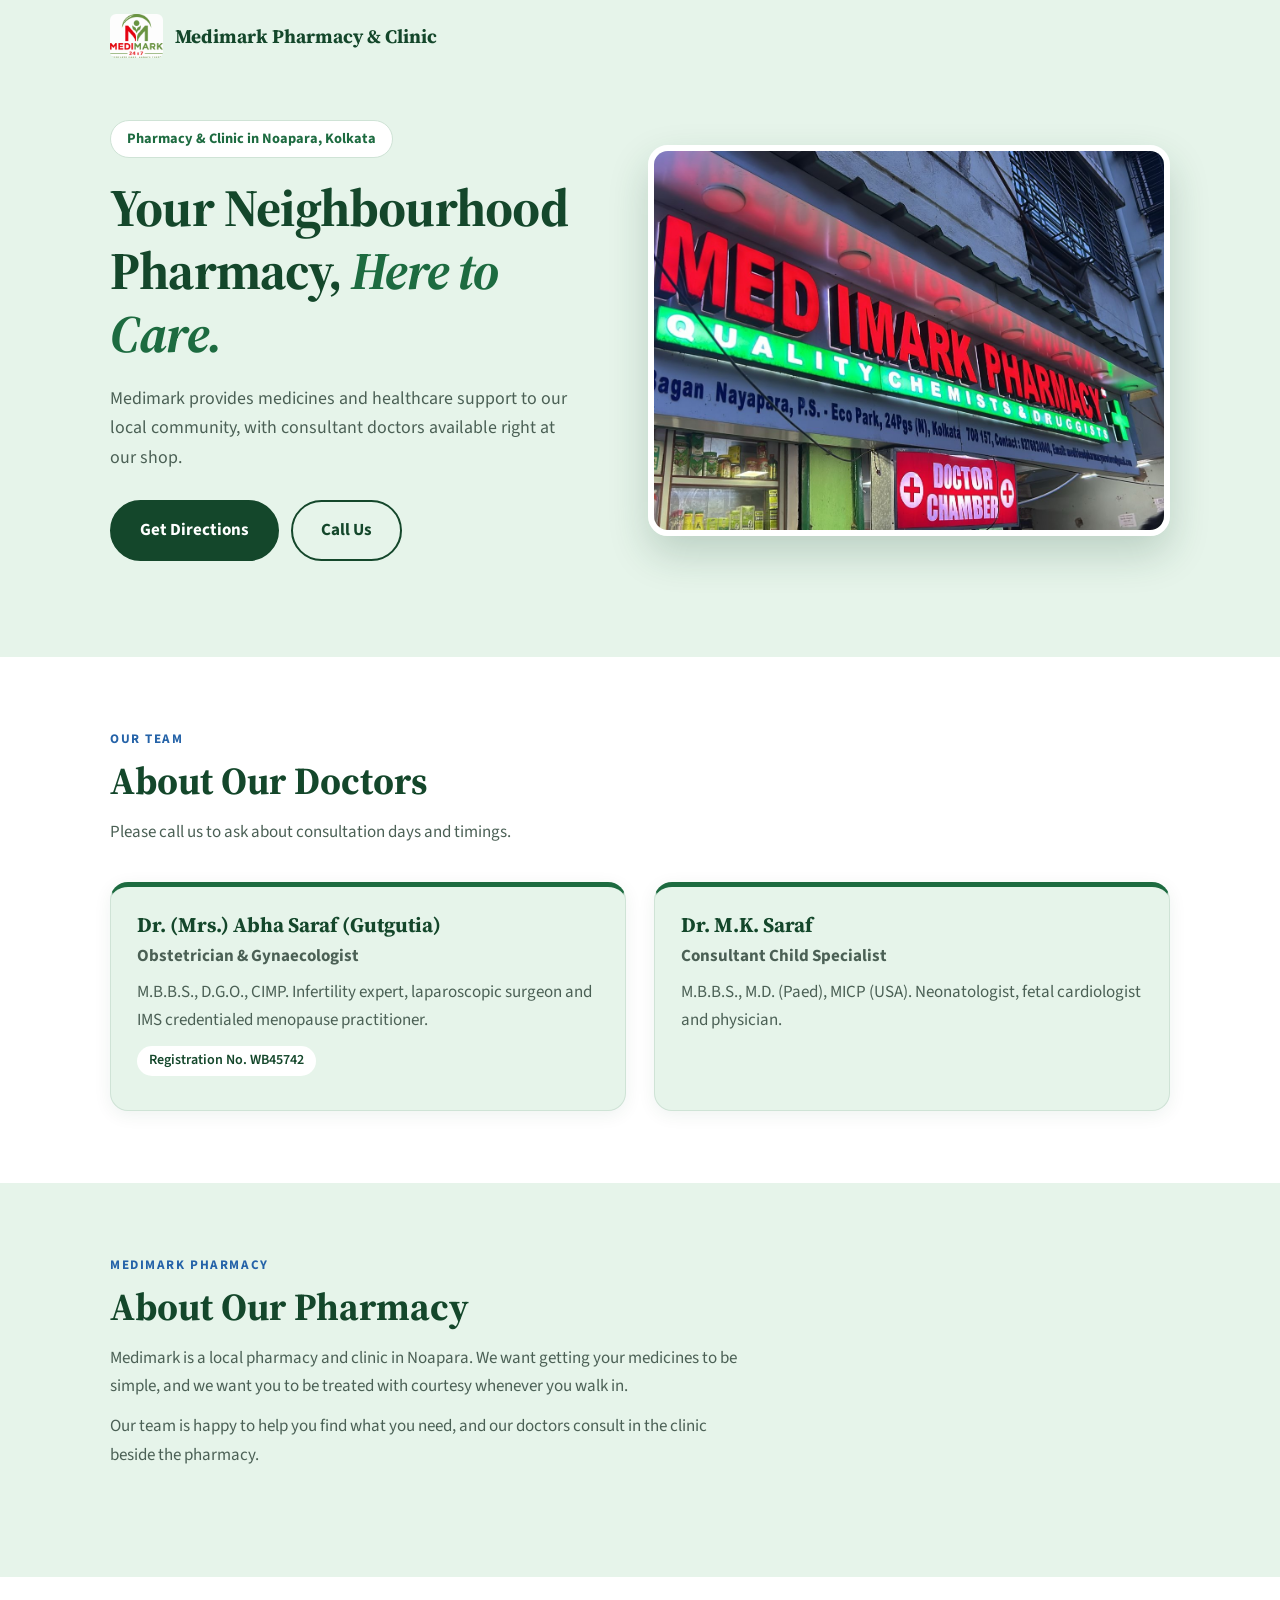
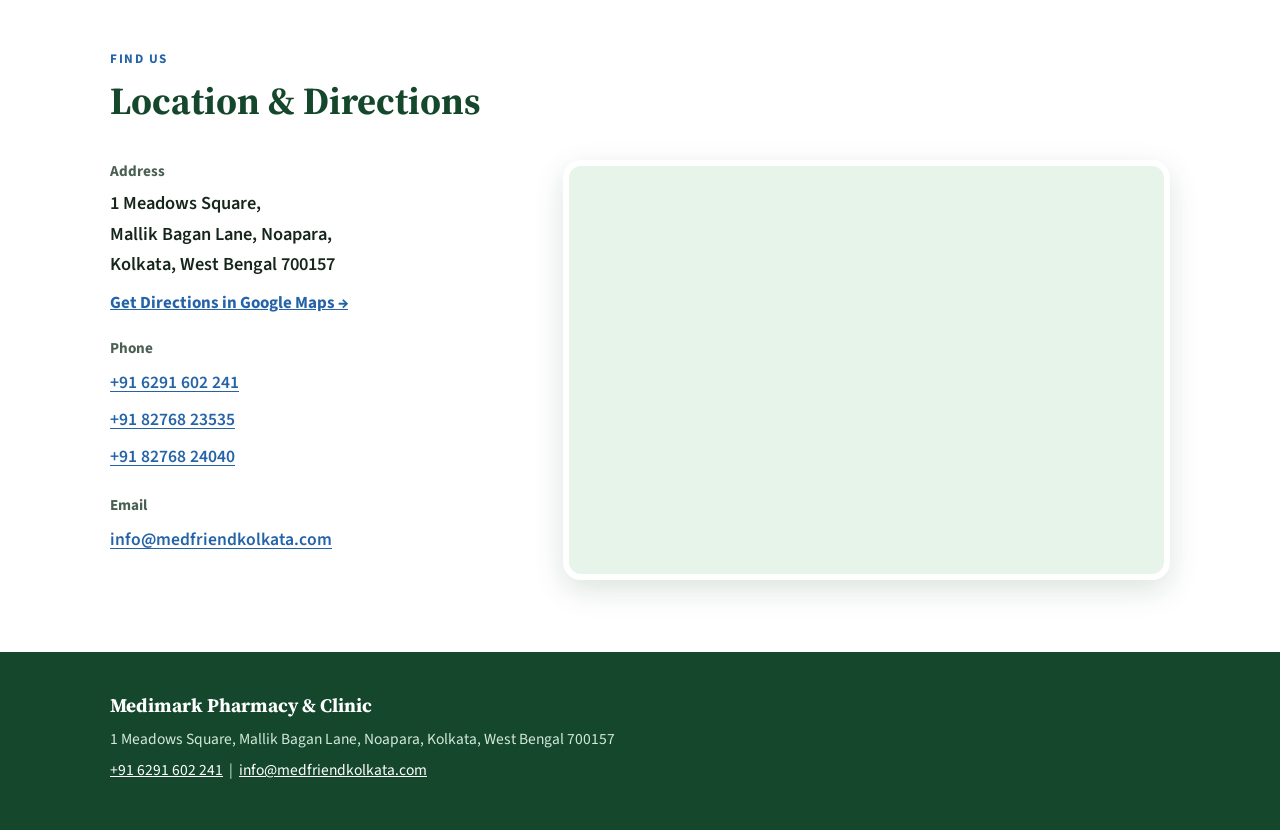
<file: index (9).html>
<!DOCTYPE html>
<html lang="en">
<head>
<meta charset="utf-8">
<meta name="viewport" content="width=device-width, initial-scale=1">
<title>Medimark Pharmacy &amp; Clinic | Noapara, Kolkata 700157</title>
<meta name="description" content="Medimark Pharmacy &amp; Clinic at Meadows Square, Mallik Bagan Lane, Noapara, Kolkata. Medicines, consultant doctors and friendly healthcare support for our community.">
<meta name="theme-color" content="#e6f4ea">
<meta property="og:type" content="website">
<meta property="og:title" content="Medimark Pharmacy &amp; Clinic, Noapara, Kolkata">
<meta property="og:description" content="Your neighbourhood pharmacy and clinic at Meadows Square, Mallik Bagan Lane, Noapara.">
<meta property="og:locale" content="en_IN">
<link rel="icon" type="image/png" href="favicon.png">
<link rel="preconnect" href="https://fonts.googleapis.com">
<link rel="preconnect" href="https://fonts.gstatic.com" crossorigin>
<link href="https://fonts.googleapis.com/css2?family=Source+Sans+3:wght@400;600;700&amp;family=Source+Serif+4:ital,wght@0,600;0,700;1,600&amp;display=swap" rel="stylesheet">
<link rel="stylesheet" href="style.css">
<script type="application/ld+json">
{"@context":"https://schema.org","@type":"Pharmacy","name":"Medimark Pharmacy & Clinic","telephone":"+91 6291602241","email":"info@medfriendkolkata.com","address":{"@type":"PostalAddress","streetAddress":"1 Meadows Square, Mallik Bagan Lane, Noapara","addressLocality":"Kolkata","addressRegion":"West Bengal","postalCode":"700157","addressCountry":"IN"}}
</script>
</head>
<body>
<header class="top">
  <div class="wrap">
    <a class="brand" href="#home" aria-label="Medimark Pharmacy and Clinic, home">
      <img src="logo.png" alt="Medimark logo" width="52" height="43">
      <span>Medimark Pharmacy &amp; Clinic</span>
    </a>
  </div>
</header>

<main>
  <section class="hero" id="home">
    <div class="wrap hero-grid">
      <div>
        <p class="badge">Pharmacy &amp; Clinic in Noapara, Kolkata</p>
        <h1>Your Neighbourhood Pharmacy, <em>Here to Care.</em></h1>
        <p class="sub">Medimark provides medicines and healthcare support to our local community, with consultant doctors available right at our shop.</p>
        <div class="ctas">
          <a class="btn primary" href="https://www.google.com/maps/dir/?api=1&amp;destination=1+Meadows+Square+Mallik+Bagan+Lane+Noapara+Kolkata+West+Bengal+700157" target="_blank" rel="noopener">Get Directions</a>
          <a class="btn secondary" href="tel:+916291602241">Call Us</a>
        </div>
      </div>
      <figure class="visual">
        <img src="storefront.jpg" alt="Medimark Pharmacy storefront on Mallik Bagan Lane, with the illuminated sign and a Doctor Chamber board" width="1600" height="900" fetchpriority="high">
      </figure>
    </div>
  </section>

  <section class="sec white" id="doctors" aria-labelledby="doctors-h">
    <div class="wrap">
      <header class="sec-head">
        <p class="eyebrow">Our Team</p>
        <h2 id="doctors-h">About Our Doctors</h2>
        <p>Please call us to ask about consultation days and timings.</p>
      </header>
      <div class="grid two">
        <article class="card doc">
          <h3>Dr. (Mrs.) Abha Saraf (Gutgutia)</h3>
          <p class="spec">Obstetrician &amp; Gynaecologist</p>
          <p>M.B.B.S., D.G.O., CIMP. Infertility expert, laparoscopic surgeon and IMS credentialed menopause practitioner.</p>
          <p class="reg">Registration No. WB45742</p>
        </article>
        <article class="card doc">
          <h3>Dr. M.K. Saraf</h3>
          <p class="spec">Consultant Child Specialist</p>
          <p>M.B.B.S., M.D. (Paed), MICP (USA). Neonatologist, fetal cardiologist and physician.</p>
        </article>
      </div>
    </div>
  </section>

  <section class="sec" id="about" aria-labelledby="about-h">
    <div class="wrap">
      <header class="sec-head">
        <p class="eyebrow">Medimark Pharmacy</p>
        <h2 id="about-h">About Our Pharmacy</h2>
        <p>Medimark is a local pharmacy and clinic in Noapara. We want getting your medicines to be simple, and we want you to be treated with courtesy whenever you walk in.</p>
        <p>Our team is happy to help you find what you need, and our doctors consult in the clinic beside the pharmacy.</p>
      </header>
    </div>
  </section>

  <section class="sec white" id="location" aria-labelledby="loc-h">
    <div class="wrap">
      <header class="sec-head">
        <p class="eyebrow">Find Us</p>
        <h2 id="loc-h">Location &amp; Directions</h2>
      </header>
      <div class="loc">
        <div class="details">
          <h3>Address</h3>
          <address>1 Meadows Square,<br>Mallik Bagan Lane, Noapara,<br>Kolkata, West Bengal 700157</address>
          <p class="dirlink"><a href="https://www.google.com/maps/dir/?api=1&amp;destination=1+Meadows+Square+Mallik+Bagan+Lane+Noapara+Kolkata+West+Bengal+700157" target="_blank" rel="noopener">Get Directions in Google Maps &rarr;</a></p>
          <h3>Phone</h3>
          <p class="links"><a href="tel:+916291602241">+91 6291 602 241</a><a href="tel:+918276823535">+91 82768 23535</a><a href="tel:+918276824040">+91 82768 24040</a></p>
          <h3>Email</h3>
          <p class="links"><a href="mailto:info@medfriendkolkata.com">info@medfriendkolkata.com</a></p>
        </div>
        <div class="map">
          <iframe title="Map showing Medimark Pharmacy &amp; Clinic, Meadows Square, Noapara, Kolkata" src="https://www.google.com/maps?q=1+Meadows+Square,+Mallik+Bagan+Lane,+Noapara,+Kolkata,+West+Bengal+700157&amp;z=17&amp;output=embed" loading="lazy" referrerpolicy="no-referrer-when-downgrade" allowfullscreen></iframe>
        </div>
      </div>
    </div>
  </section>
</main>

<footer class="foot">
  <div class="wrap">
    <strong>Medimark Pharmacy &amp; Clinic</strong>
    <p>1 Meadows Square, Mallik Bagan Lane, Noapara, Kolkata, West Bengal 700157</p>
    <p><a href="tel:+916291602241">+91 6291 602 241</a> &nbsp;|&nbsp; <a href="mailto:info@medfriendkolkata.com">info@medfriendkolkata.com</a></p>
  </div>
</footer>
</body>
</html>
</file>
<file: style.css>
:root{
  --mint:#e6f4ea; --forest:#14472b; --forest-2:#1d6b40; --blue:#2563a8;
  --ink:#16261d; --muted:#4b6055; --line:#cfe3d6; --white:#fff;
  --serif:"Source Serif 4",Georgia,"Times New Roman",serif;
  --sans:"Source Sans 3",system-ui,-apple-system,"Segoe UI",Roboto,Arial,sans-serif;
}
*,*::before,*::after{box-sizing:border-box}
html{scroll-behavior:smooth;scroll-padding-top:76px}
body{margin:0;background:var(--mint);color:var(--ink);font:400 1.0625rem/1.65 var(--sans)}
img{max-width:100%}
a{color:var(--blue)}
a:focus-visible{outline:3px solid var(--blue);outline-offset:3px;border-radius:4px}
h1,h2,h3{font-family:var(--serif);line-height:1.2;margin:0;color:var(--forest)}
.wrap{max-width:1100px;margin:0 auto;padding:0 20px}

/* header */
.top{position:sticky;top:0;z-index:20;background:var(--mint)}
.top .wrap{display:flex;align-items:center;min-height:72px}
.brand{display:flex;align-items:center;gap:12px;text-decoration:none;color:var(--forest);font:700 1.2rem/1.15 var(--serif)}
.brand img{height:44px;width:auto;border-radius:6px}

/* hero */
.hero{padding:28px 0 72px}
.hero-grid{display:grid;gap:40px;align-items:center}
.badge{display:inline-block;margin:0 0 18px;padding:6px 16px;border-radius:999px;background:var(--white);border:1px solid var(--line);color:var(--forest-2);font-weight:700;font-size:.9rem}
.hero h1{font-size:clamp(2.1rem,6vw,3.3rem);letter-spacing:-.015em;margin-bottom:18px}
.hero h1 em{color:var(--forest-2)}
.sub{color:var(--muted);font-size:1.12rem;max-width:30em;margin:0 0 28px}
.ctas{display:flex;flex-wrap:wrap;gap:12px}
.btn{display:inline-block;padding:14px 28px;border-radius:999px;font-weight:700;text-decoration:none;border:2px solid var(--forest)}
.btn.primary{background:var(--forest);color:var(--white)}
.btn.secondary{background:transparent;color:var(--forest)}
.btn:hover{background:var(--forest-2);border-color:var(--forest-2);color:var(--white)}
.visual{margin:0}
.visual img{display:block;width:100%;height:auto;aspect-ratio:4/3;object-fit:cover;object-position:35% 45%;border-radius:20px;border:6px solid var(--white);box-shadow:0 18px 40px rgba(20,71,43,.2)}

/* sections */
.sec{padding:72px 0}
.sec.white{background:var(--white)}
.sec-head{max-width:640px;margin-bottom:36px}
.sec-head p{color:var(--muted);margin:0 0 12px}
.sec-head h2{font-size:clamp(1.8rem,4.4vw,2.4rem);margin-bottom:14px}
.eyebrow{margin:0 0 8px!important;color:var(--blue)!important;font-weight:700;font-size:.82rem;letter-spacing:.12em;text-transform:uppercase}
.grid{display:grid;gap:20px}
.ico{display:grid;place-items:center;width:48px;height:48px;border-radius:50%;background:var(--forest);margin-bottom:14px}
.ico svg{width:24px;height:24px;fill:none;stroke:#fff;stroke-width:2;stroke-linecap:round;stroke-linejoin:round}
.svc{background:var(--mint);border-color:var(--line)}
.svc h3{font-size:1.15rem;margin-bottom:6px}
.svc p{margin:0;color:var(--muted)}
.card{background:var(--white);border:1px solid var(--line);border-radius:18px;padding:26px;box-shadow:0 4px 18px rgba(20,71,43,.07)}
.doc{border-top:5px solid var(--forest-2);background:var(--mint)}
.doc h3{font-size:1.3rem;margin-bottom:4px}
.spec{color:var(--blue);font-weight:700;margin:0 0 10px}
.doc p{margin:0 0 8px;color:var(--muted)}
.doc .reg{display:inline-block;margin-top:4px;padding:3px 12px;border-radius:999px;background:var(--white);color:var(--forest);font-weight:600;font-size:.88rem}

/* location + map */
.loc{display:grid;gap:28px}
.details h3{font:700 .95rem var(--sans);color:var(--muted);margin:20px 0 6px}
.details h3:first-child{margin-top:0}
.details address{font-style:normal;font-size:1.15rem;font-weight:600}
.dirlink{margin:10px 0 0;font-weight:700}
.links{display:flex;flex-direction:column;gap:2px;margin:0;font-weight:600;font-size:1.1rem}
.links a{padding:3px 0;text-underline-offset:3px}
.map{border-radius:18px;overflow:hidden;border:6px solid var(--white);box-shadow:0 10px 30px rgba(20,71,43,.15);background:var(--mint);aspect-ratio:4/3;min-height:300px}
.map iframe{display:block;width:100%;height:100%;border:0}

/* footer */
.foot{background:var(--forest);color:#d3e9da;padding:40px 0;font-size:.97rem}
.foot strong{font:700 1.2rem var(--serif);color:var(--white)}
.foot p{margin:6px 0}
.foot a{color:var(--white)}

@media (min-width:640px){
  .grid.three{grid-template-columns:1fr 1fr}
}
@media (min-width:900px){
  .grid.three{grid-template-columns:repeat(3,1fr)}
  .hero{padding:48px 0 96px}
  .hero-grid{grid-template-columns:1fr 1.1fr;gap:64px}
  .grid.two{grid-template-columns:1fr 1fr;gap:28px}
  .loc{grid-template-columns:1fr 1.5fr;gap:48px;align-items:start}
  .map{aspect-ratio:auto;height:420px}
}
@media (max-width:560px){
  .brand{font-size:1rem}
  .brand img{height:38px}
}
@media (prefers-reduced-motion:reduce){html{scroll-behavior:auto}}
</file>
